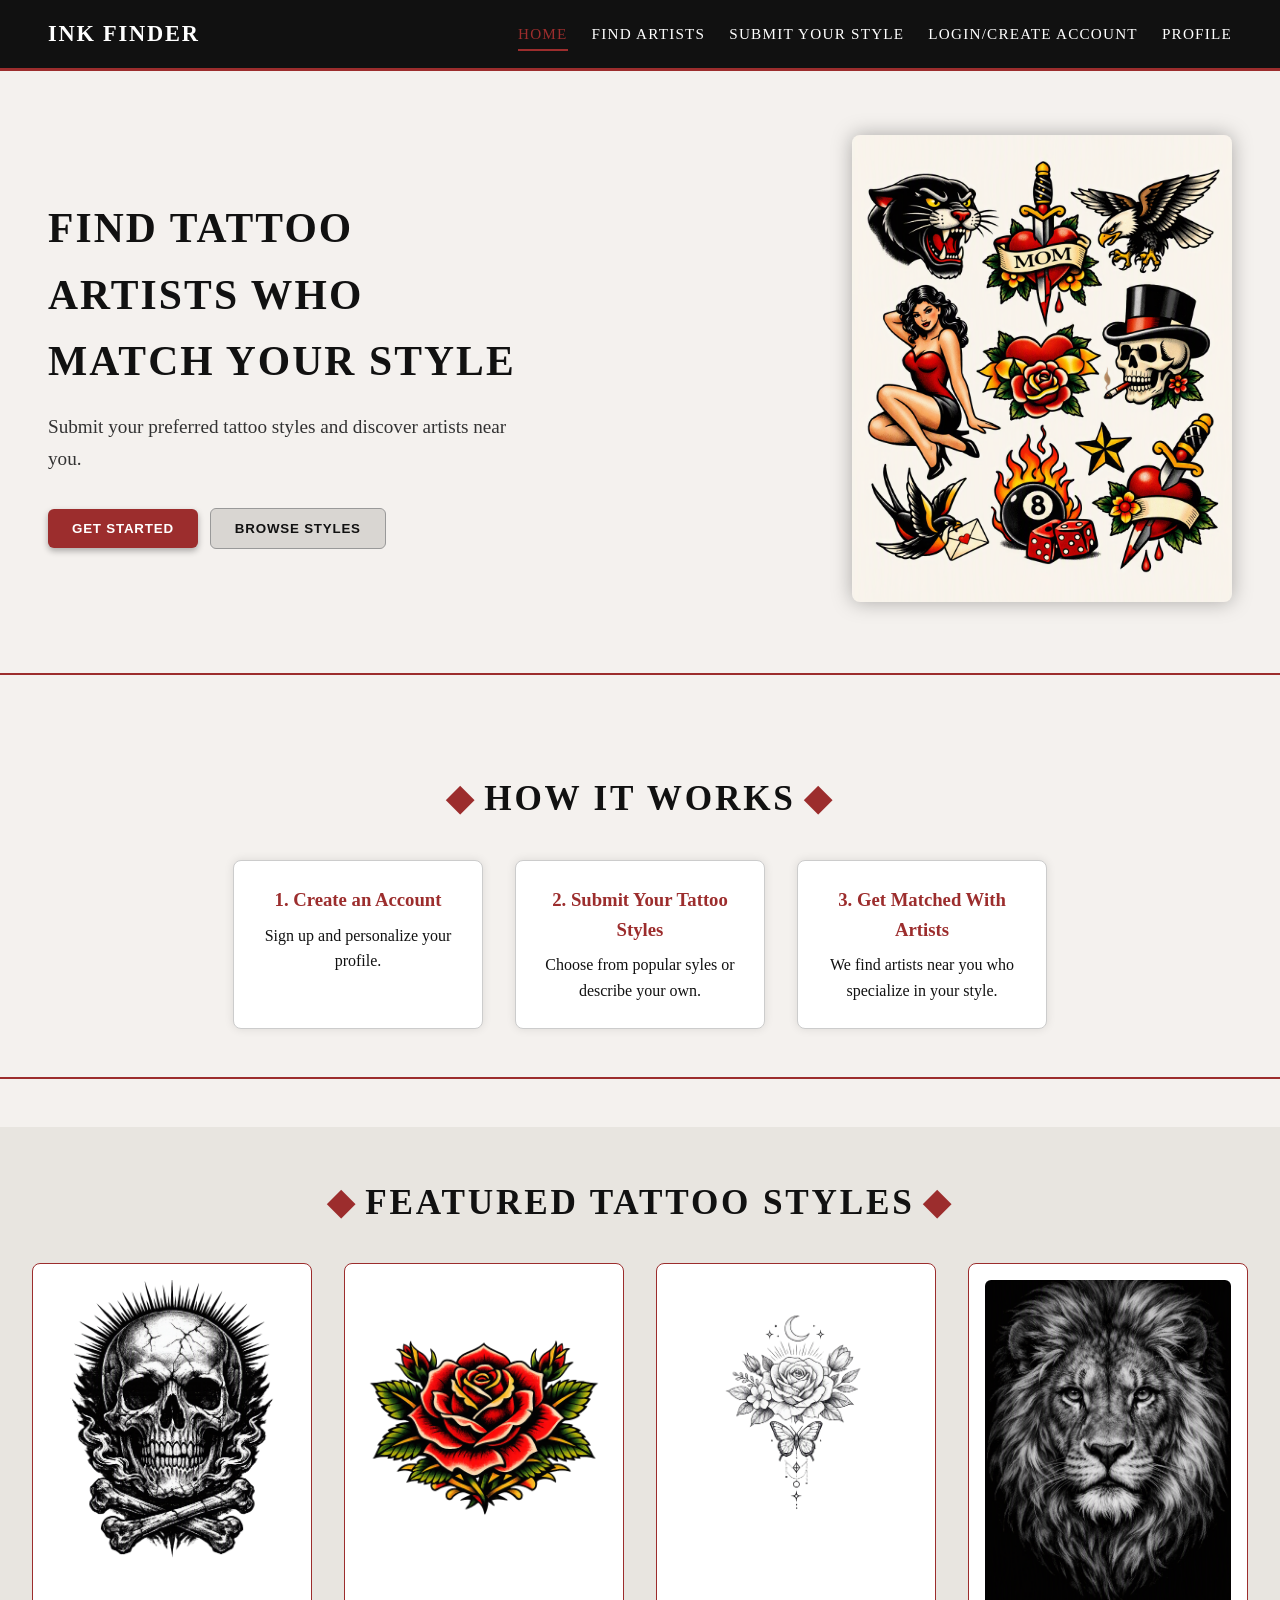
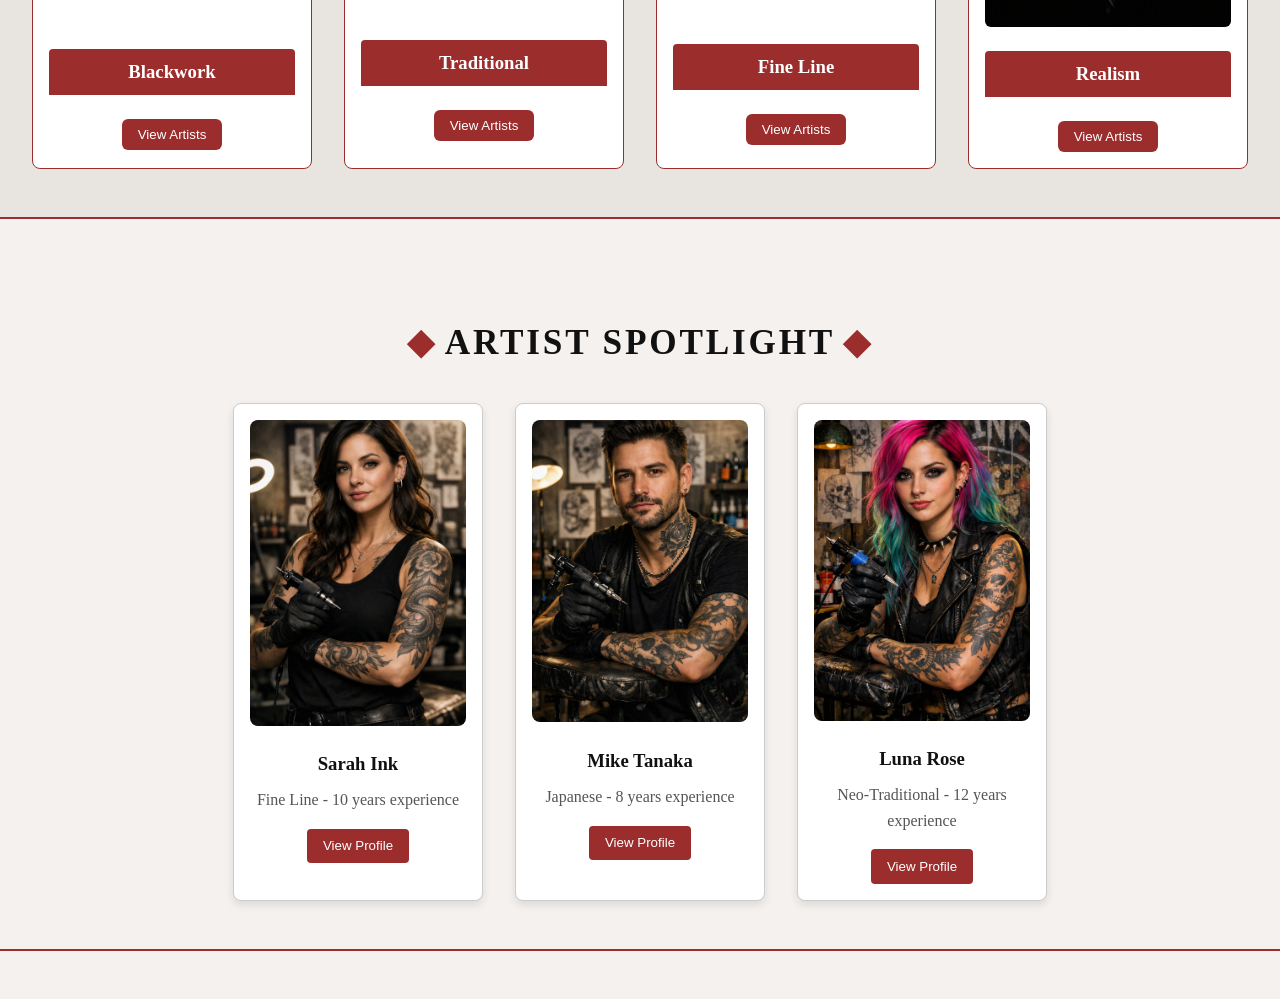
<file: Tattoo Website/index.html>
<!DOCTYPE html>
<html lang="en"> 

    <head>
        <meta charset="UTF-8">
        <link rel="icon" type="image/png" href="images/InkFinderLogo.png">
        <title>Ink Finder</title>
        <link rel="stylesheet" href="style.css">
    </head>

    <body> 

        <header class="site-header">
            <div class="logo">Ink Finder</div>   
            <nav class = "main-nav">
                <a href="index.html">Home</a>
                <a href="find-artists.html">Find Artists</a>
                <a href="submit-style.html">Submit Your Style</a>
                <a href="login.html">Login/Create Account</a>
                <a href="profile.html">Profile</a>
            </nav>
        </header>

        <main>
            
          <section class="hero">
                <div class="hero-content">
                    <h1>Find Tattoo Artists Who Match Your Style</h1>
                    <p>Submit your preferred tattoo styles and discover artists near you.</p>
                    <button>Get Started</button>
                    <button>Browse Styles</button>
                </div>
                
                <div class="hero-image">
                    <img src="images/FlashSheet.png"
                        alt="Tattoo Artwork"
                        class="hero-image-large"> 
                </div>
            </section>

            <section class="how-it-works">
              <h2>How It Works</h2>
              <div class="steps-grid">
                <article class="step">
                  <h3>1. Create an Account</h3>
                  <p>Sign up and personalize your profile.</p>
                </article>
                <article class="step">
                  <h3>2. Submit Your Tattoo Styles</h3>
                  <p>Choose from popular syles or describe your own.</p>
                </article>
                <article class="step">
                  <h3>3. Get Matched With Artists</h3>
                  <p>We find artists near you who specialize in your style.</p>
                </article>
              </div>
            </section>

            <section class="featured-styles">
              <h2>Featured Tattoo Styles</h2>
              <div class="styles-grid">
                <article class="style">
                  <img src="images/BlackworkExample.png" alt="Blackwork tattoo example">
                  <h3>Blackwork</h3>
                  <button>View Artists</button>
                </article>
                <article class="style">
                  <img src="images/TraditionalExample.png" alt="Traditional tattoo example">
                  <h3>Traditional</h3>
                  <button>View Artists</button>
                </article>
                <article class="style">
                  <img src="images/FineLineExample.png" alt="Fine Line tattoo example">
                  <h3>Fine Line</h3>
                  <button>View Artists</button>
                </article>
                <article class="style">
                  <img src="images/RealismExample.png" alt="Realism tattoo example">
                  <h3>Realism</h3>
                  <button>View Artists</button>
                </article>
              </div>
            </section>

            <section class="artist-spotlight">
              <h2>Artist Spotlight</h2>
              <div class="artists-grid">
                <article class="artist">
                  <img src="images/SarahInk.png" alt="Sarah Ink">
                  <h3>Sarah Ink</h3>
                  <p>Fine Line - 10 years experience</p>
                  <button>View Profile</button>
                </article>
                <article class="artist">
                  <img src="images/MikeTanaka.png" alt="Mike Tanaka">
                  <h3>Mike Tanaka</h3>
                  <p>Japanese - 8 years experience</p>
                  <button>View Profile</button>
                </article>
                <article class="artist">
                  <img src="images/LunaRose.png" alt="Luna Rose">
                  <h3>Luna Rose</h3>
                  <p>Neo-Traditional - 12 years experience</p>
                  <button>View Profile</button>
                </article>
              </div>
            </section>
        </main>
        <script src="script.js"></script>
    </body>
</html>
</file>
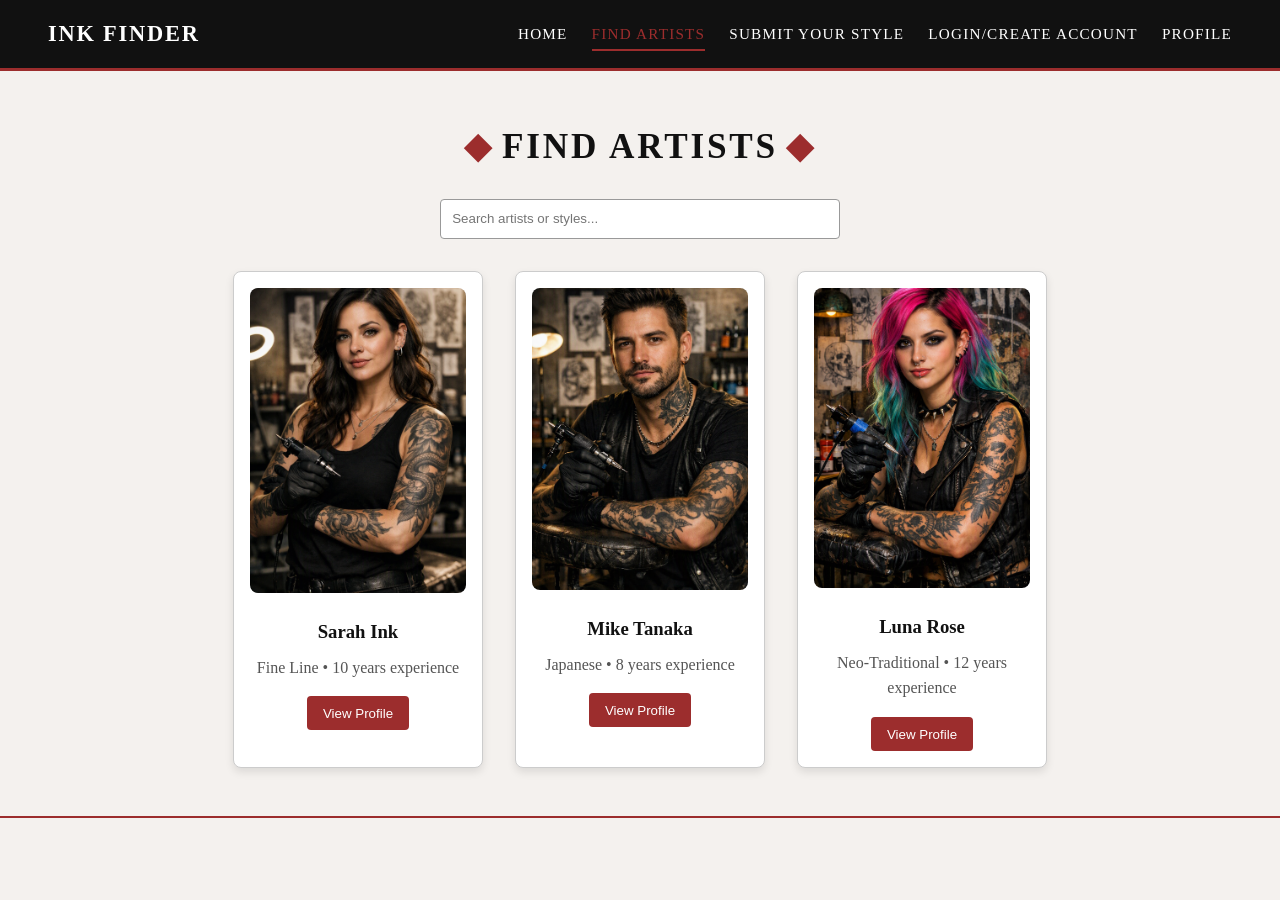
<file: Tattoo Website/find-artists.html>
<!DOCTYPE html>
<html lang="en">
<head>
    <meta charset="UTF-8">
    <title>Find Artists – Ink Finder</title>
    <link rel="stylesheet" href="style.css">
</head>

<body>
<header class="site-header">
    <div class="logo">Ink Finder</div>
    <nav class="main-nav">
        <a href="index.html">Home</a>
        <a href="find-artists.html" class="active">Find Artists</a>
        <a href="submit-style.html">Submit Your Style</a>
        <a href="login.html">Login/Create Account</a>
        <a href="profile.html">Profile</a>
    </nav>
</header>

<main>
    <section class="find-artists">
        <h2>Find Artists</h2>

        <div class="search-bar">
            <input type="text" id="artistSearch" placeholder="Search artists or styles...">
        </div>

        <div class="artists-grid" id="artistList">
            <article class="artist" data-style="fine line">
                <img src="images/SarahInk.png" alt="Sarah Ink">
                <h3>Sarah Ink</h3>
                <p>Fine Line • 10 years experience</p>
                <button>View Profile</button>
            </article>

            <article class="artist" data-style="japanese">
                <img src="images/MikeTanaka.png" alt="Mike Tanaka">
                <h3>Mike Tanaka</h3>
                <p>Japanese • 8 years experience</p>
                <button>View Profile</button>
            </article>

            <article class="artist" data-style="neo-traditional">
                <img src="images/LunaRose.png" alt="Luna Rose">
                <h3>Luna Rose</h3>
                <p>Neo-Traditional • 12 years experience</p>
                <button>View Profile</button>
            </article>
        </div>
    </section>
</main>

<script src="script.js"></script>
</body>
</html>
</file>
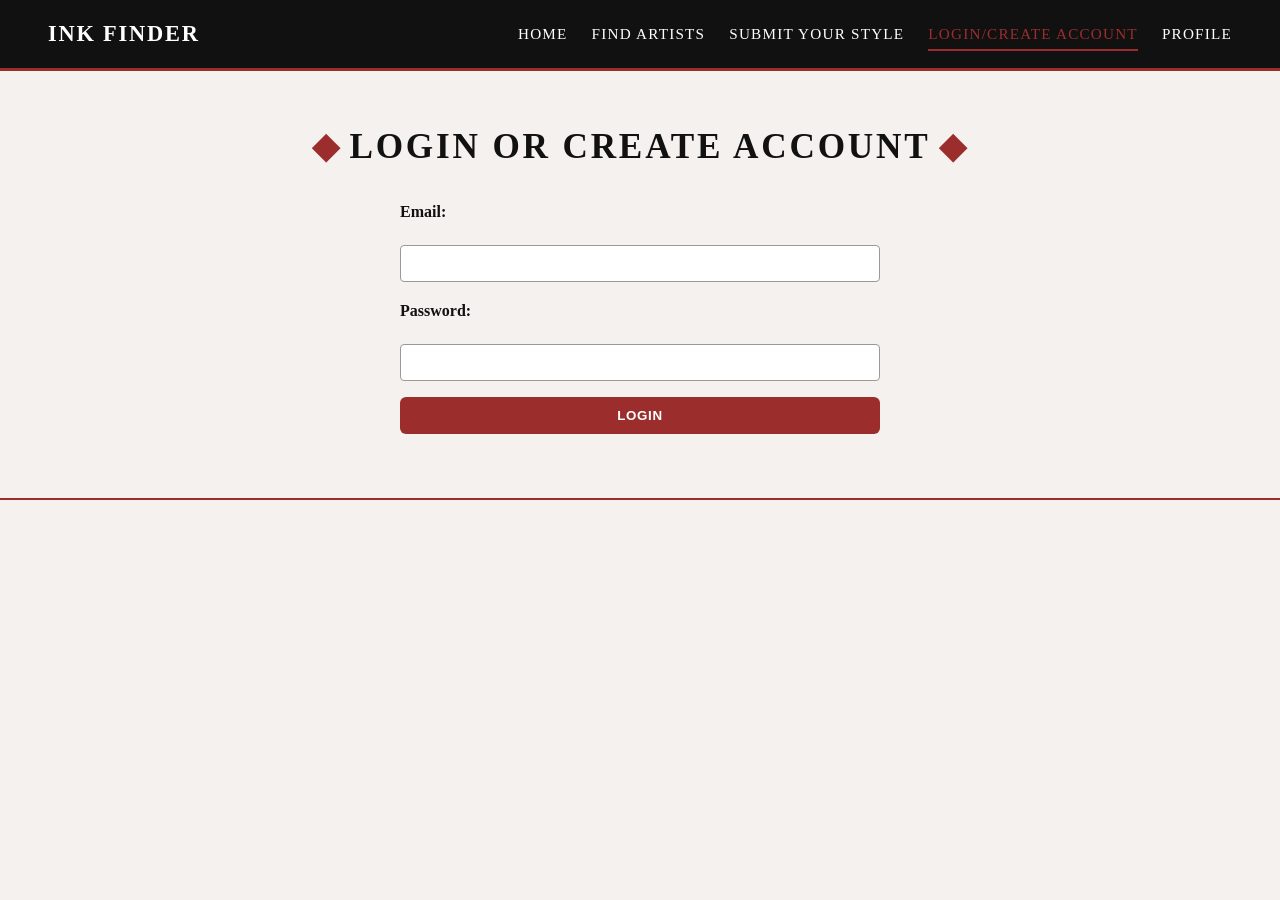
<file: Tattoo Website/login.html>
<!DOCTYPE html>
<html lang="en">
<head>
    <meta charset="UTF-8">
    <title>Login – Ink Finder</title>
    <link rel="stylesheet" href="style.css">
</head>

<body>
<header class="site-header">
    <div class="logo">Ink Finder</div>
    <nav class="main-nav">
        <a href="index.html">Home</a>
        <a href="find-artists.html">Find Artists</a>
        <a href="submit-style.html">Submit Your Style</a>
        <a href="login.html" class="active">Login/Create Account</a>
        <a href="profile.html">Profile</a>
    </nav>
</header>

<main>
    <section class="login">
        <h2>Login or Create Account</h2>

        <form id="loginForm">
            <label>Email:</label>
            <input type="email" id="loginEmail" required>

            <label>Password:</label>
            <input type="password" id="loginPassword" required>

            <button type="submit">Login</button>
        </form>

        <p id="loginMessage"></p>
    </section>
</main>

<script src="script.js"></script>
</body>
</html>
</file>
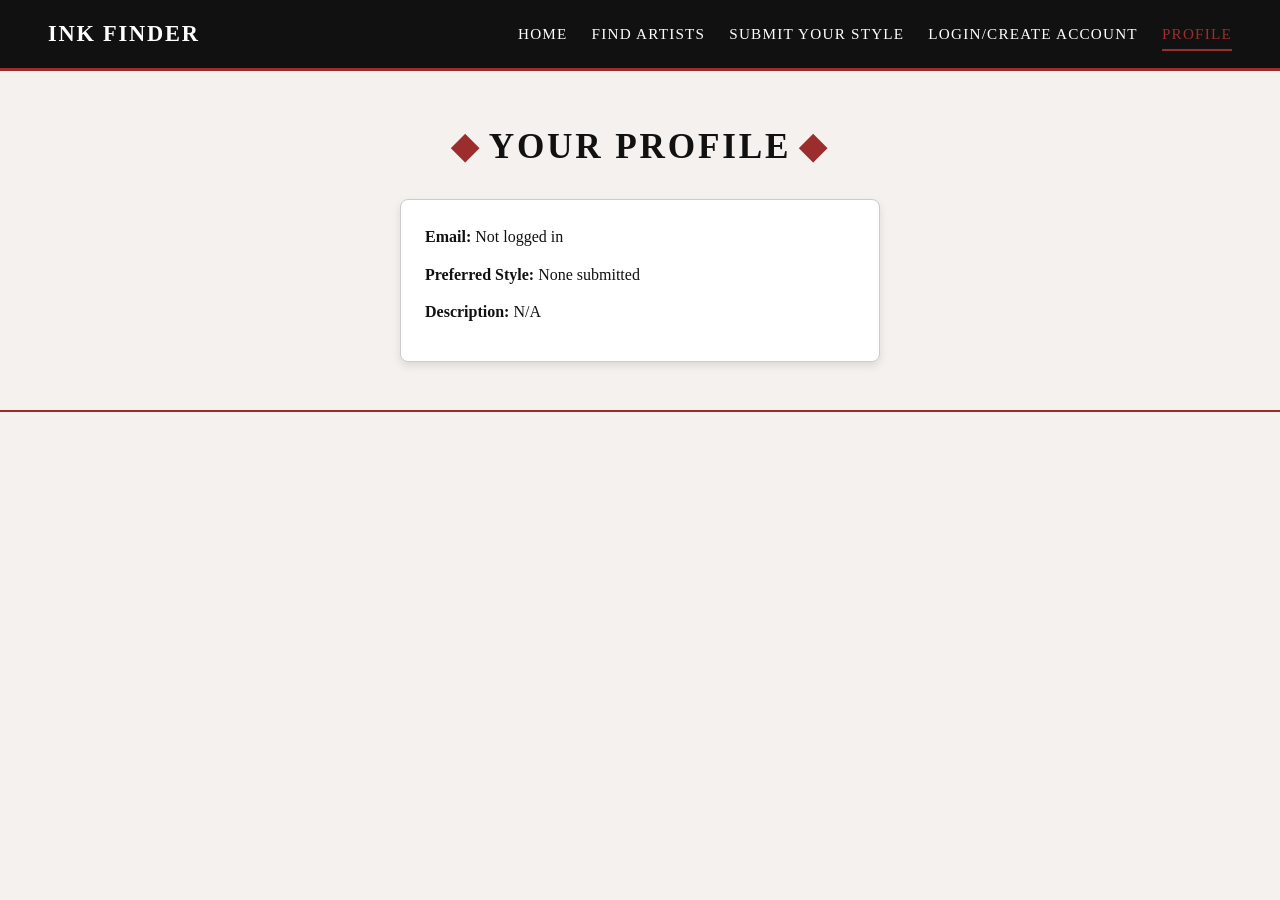
<file: Tattoo Website/profile.html>
<!DOCTYPE html>
<html lang="en">
<head>
    <meta charset="UTF-8">
    <title>Your Profile – Ink Finder</title>
    <link rel="stylesheet" href="style.css">
</head>

<body>
<header class="site-header">
    <div class="logo">Ink Finder</div>
    <nav class="main-nav">
        <a href="index.html">Home</a>
        <a href="find-artists.html">Find Artists</a>
        <a href="submit-style.html">Submit Your Style</a>
        <a href="login.html">Login/Create Account</a>
        <a href="profile.html" class="active">Profile</a>
    </nav>
</header>

<main>
    <section class="profile">
        <h2>Your Profile</h2>

        <div id="profileContent">
            <p><strong>Email:</strong> <span id="profileEmail">Not logged in</span></p>
            <p><strong>Preferred Style:</strong> <span id="profileStyle">None submitted</span></p>
            <p><strong>Description:</strong> <span id="profileDescription">N/A</span></p>
        </div>
    </section>
</main>

<script src="script.js"></script>
</body>
</html>
</file>
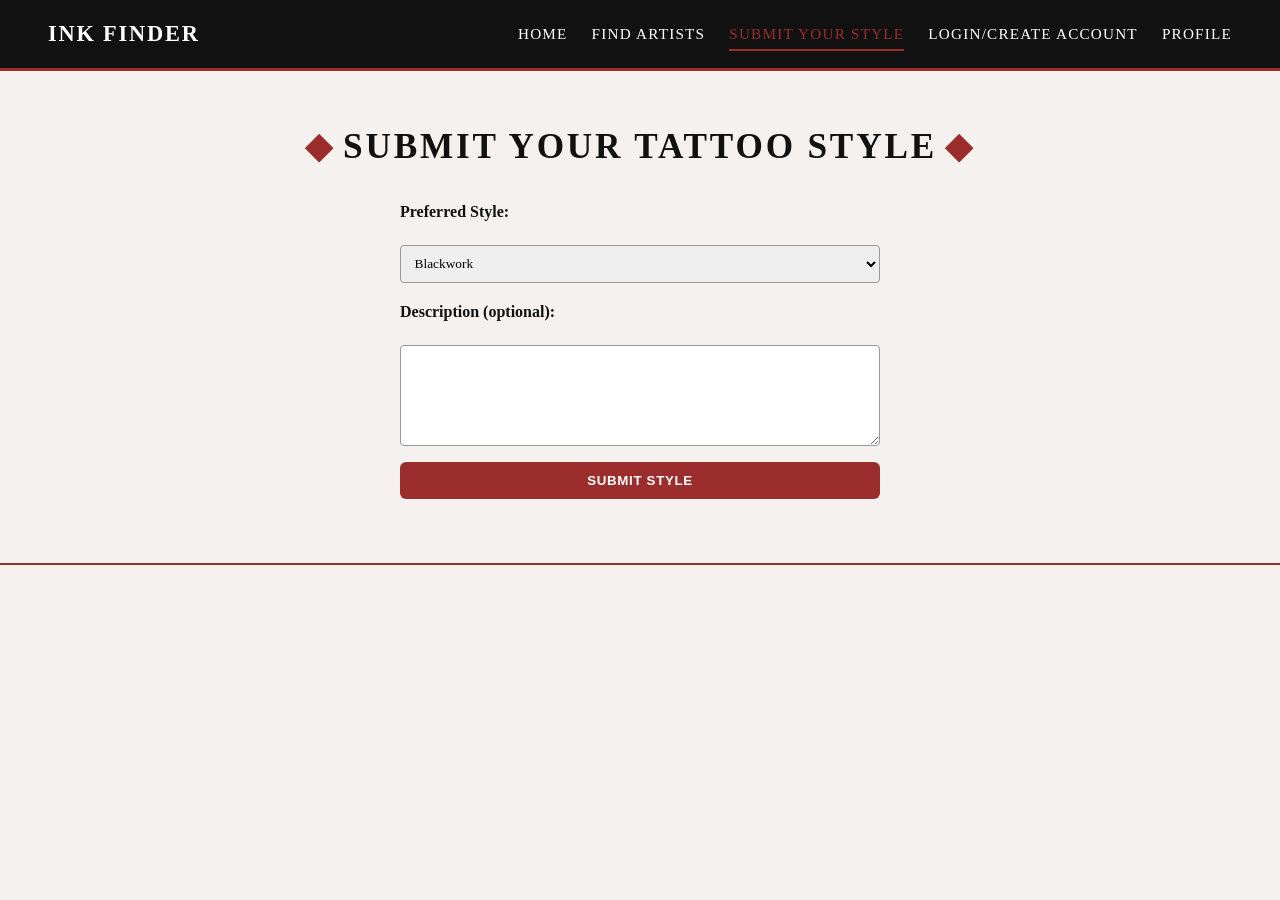
<file: Tattoo Website/submit-style.html>
<!DOCTYPE html>
<html lang="en">
<head>
    <meta charset="UTF-8">
    <title>Submit Your Style – Ink Finder</title>
    <link rel="stylesheet" href="style.css">
</head>

<body>
<header class="site-header">
    <div class="logo">Ink Finder</div>
    <nav class="main-nav">
        <a href="index.html">Home</a>
        <a href="find-artists.html">Find Artists</a>
        <a href="submit-style.html" class="active">Submit Your Style</a>
        <a href="login.html">Login/Create Account</a>
        <a href="profile.html">Profile</a>
    </nav>
</header>

<main>
    <section class="submit-style">
        <h2>Submit Your Tattoo Style</h2>

        <form id="styleForm">
            <label>Preferred Style:</label>
            <select id="styleSelect">
                <option value="blackwork">Blackwork</option>
                <option value="traditional">Traditional</option>
                <option value="fine line">Fine Line</option>
                <option value="realism">Realism</option>
                <option value="neo-traditional">Neo-Traditional</option>
                <option value="japanese">Japanese</option>
            </select>

            <label>Description (optional):</label>
            <textarea id="styleDescription" rows="5"></textarea>

            <button type="submit">Submit Style</button>
        </form>

        <p id="styleMessage"></p>
    </section>
</main>

<script src="script.js"></script>
</body>
</html>
</file>
<file: Tattoo Website/style.css>
/* Global Reset & Base Styles */
* {
  box-sizing: border-box;
  margin: 0;
  padding: 0;
}

body {
  font-family: 'Georgia', serif;
  background-color: #f4f1ee;
  color: #111;
  line-height: 1.6;
}

/* Section Styling */
section {
  padding: 3rem 2rem;
  border-bottom: 2px solid #9c2d2d;
  margin-bottom: 3rem;
}

section h2 {
  font-size: 2.2rem;
  text-transform: uppercase;
  letter-spacing: 0.08em;
  color: #111;
  text-align: center;
  margin-bottom: 1.5rem;
}

section h2::before,
section h2::after {
  content: '◆';
  color: #9c2d2d;
  margin: 0 0.5rem;
}

/* Header */
.site-header {
  display: flex;
  align-items: center;
  justify-content: space-between;
  padding: 1rem 3rem;
  background-color: #111;
  border-bottom: 3px solid #9c2d2d;
}

.logo {
  font-weight: 700;
  font-size: 1.4rem;
  letter-spacing: 0.08em;
  text-transform: uppercase;
  color: white;
}

.main-nav {
  display: flex;
  gap: 1.5rem;
}

.main-nav a {
  text-decoration: none;
  font-size: 0.95rem;
  text-transform: uppercase;
  letter-spacing: 0.08em;
  color: white;
  position: relative;
}

.main-nav a:hover,
.main-nav a.active {
  color: #9c2d2d;
}

.main-nav a.active::after {
  content: '';
  position: absolute;
  bottom: -5px;
  left: 0;
  width: 100%;
  height: 2px;
  background-color: #9c2d2d;
}

/* Hero Section */
.hero {
  display: flex;
  justify-content: space-between;
  align-items: center;
  padding: 4rem 3rem;
  background-color: #f4f1ee;
  gap: 3rem;
}

.hero-content {
  max-width: 480px;
}

.hero-content h1 {
  font-size: 2.6rem;
  font-weight: 700;
  color: #111;
  margin-bottom: 1rem;
  text-transform: uppercase;
  letter-spacing: 0.05em;
}

.hero-content p {
  font-size: 1.2rem;
  color: #333;
  margin-bottom: 2rem;
  line-height: 1.7;
}

.hero-content button {
  font-weight: 600;
  text-transform: uppercase;
  letter-spacing: 0.05rem;
  padding: 0.75rem 1.5rem;
  border-radius: 6px;
  cursor: pointer;
  transition: transform 0.2s ease, opacity 0.2s ease;
  margin-right: 0.5rem;
}

.hero-content button:first-of-type {
  background-color: #9c2d2d;
  color: #fff;
  border: none;
  box-shadow: 0 3px 6px rgba(0,0,0,0.3);
}

.hero-content button:last-of-type {
  background-color: #d9d6d2;
  border: 1px solid #999;
  color: #111;
}

.hero-content button:hover {
  transform: translateY(-2px);
  opacity: 0.9;
}

.hero-image img {
  width: 380px;
  border-radius: 8px;
  filter: drop-shadow(0 0 10px rgba(0,0,0,0.3));
}

/* How It Works */
.how-it-works {
  background-color: #f4f1ee;
  text-align: center;
}

.steps-grid {
  display: flex;
  justify-content: center;
  gap: 2rem;
  margin-top: 2rem;
}

.step {
  background-color: #fff;
  border: 1px solid #ccc;
  border-radius: 8px;
  width: 250px;
  padding: 1.5rem;
  box-shadow: 0 0 10px rgba(0,0,0,0.1);
}

.step h3 {
  color: #9c2d2d;
  margin-bottom: 0.5rem;
}

/* Featured Tattoo Styles */
.featured-styles {
  background-color: #e8e5e0;
  text-align: center;
}

.styles-grid {
  display: grid;
  grid-template-columns: repeat(auto-fit, minmax(220px, 1fr));
  gap: 2rem;
  margin-top: 2rem;
}

.style {
  background-color: #fff;
  border: 1px solid #9c2d2d;
  border-radius: 8px;
  padding: 1rem;
  transition: transform 0.3s ease;
}

.style:hover {
  transform: scale(1.05);
}

.style img {
  width: 100%;
  border-radius: 6px;
  margin-bottom: 1rem;
}

.style h3 {
  background-color: #9c2d2d;
  color: #fff;
  padding: 0.5rem;
  border-radius: 4px 4px 0 0;
  margin-bottom: 1rem;
}

.style button {
  background-color: #9c2d2d;
  color: #fff;
  border: none;
  padding: 0.5rem 1rem;
  border-radius: 6px;
  cursor: pointer;
  margin-top: 0.5rem;
}

/* Artist Spotlight & Find Artists */
.artist-spotlight,
.find-artists {
  background-color: #f4f1ee;
  text-align: center;
}

.artists-grid {
  display: flex;
  justify-content: center;
  flex-wrap: wrap;
  gap: 2rem;
  margin-top: 2rem;
}

.artist {
  background-color: #fff;
  border: 1px solid #ccc;
  border-radius: 8px;
  width: 250px;
  padding: 1rem;
  box-shadow: 0 4px 8px rgba(0,0,0,0.1);
  transition: transform 0.3s ease;
  cursor: pointer;
}

.artist:hover {
  transform: scale(1.05);
}

.artist img {
  width: 100%;
  border-radius: 8px;
  margin-bottom: 1rem;
}

.artist h3 {
  color: #111;
  margin-bottom: 0.5rem;
}

.artist p {
  color: #555;
  margin-bottom: 1rem;
}

.artist button {
  background-color: #9c2d2d;
  color: #fff;
  border: none;
  padding: 0.6rem 1rem;
  border-radius: 4px;
  cursor: pointer;
}

/* Forms (Submit Style, Login, Profile) */
.submit-style form,
.login form {
  max-width: 480px;
  margin: 0 auto;
  display: flex;
  flex-direction: column;
  gap: 1rem;
}

.submit-style label,
.login label {
  font-weight: 600;
  margin-bottom: 0.25rem;
}

.submit-style select,
.submit-style textarea,
.login input {
  padding: 0.6rem;
  border-radius: 4px;
  border: 1px solid #999;
  font-family: inherit;
}

.submit-style button,
.login button {
  background-color: #9c2d2d;
  color: #fff;
  border: none;
  padding: 0.7rem 1.2rem;
  border-radius: 6px;
  cursor: pointer;
  font-weight: 600;
  text-transform: uppercase;
  letter-spacing: 0.05em;
}

.submit-style button:hover,
.login button:hover {
  opacity: 0.9;
}

#styleMessage,
#loginMessage {
  margin-top: 1rem;
  text-align: center;
  color: #9c2d2d;
}

/* Search Bar */
.search-bar {
  max-width: 400px;
  margin: 0 auto 2rem auto;
}

.search-bar input {
  width: 100%;
  padding: 0.7rem;
  border-radius: 4px;
  border: 1px solid #999;
}

/* Profile */
.profile #profileContent {
  max-width: 480px;
  margin: 0 auto;
  background-color: #fff;
  border-radius: 8px;
  border: 1px solid #ccc;
  padding: 1.5rem;
  box-shadow: 0 4px 8px rgba(0,0,0,0.1);
}

.profile p {
  margin-bottom: 0.75rem;
}

/* Dark Mode */
.dark-mode {
  background-color: #111;
  color: #f4f1ee;
}

.dark-mode section {
  border-color: #d9d6d2;
}

.dark-mode .site-header {
  background-color: #000;
}

.dark-mode .artist,
.dark-mode .style,
.dark-mode .step,
.dark-mode .profile #profileContent {
  background-color: #222;
  border-color: #555;
  color: #f4f1ee;
}
</file>
